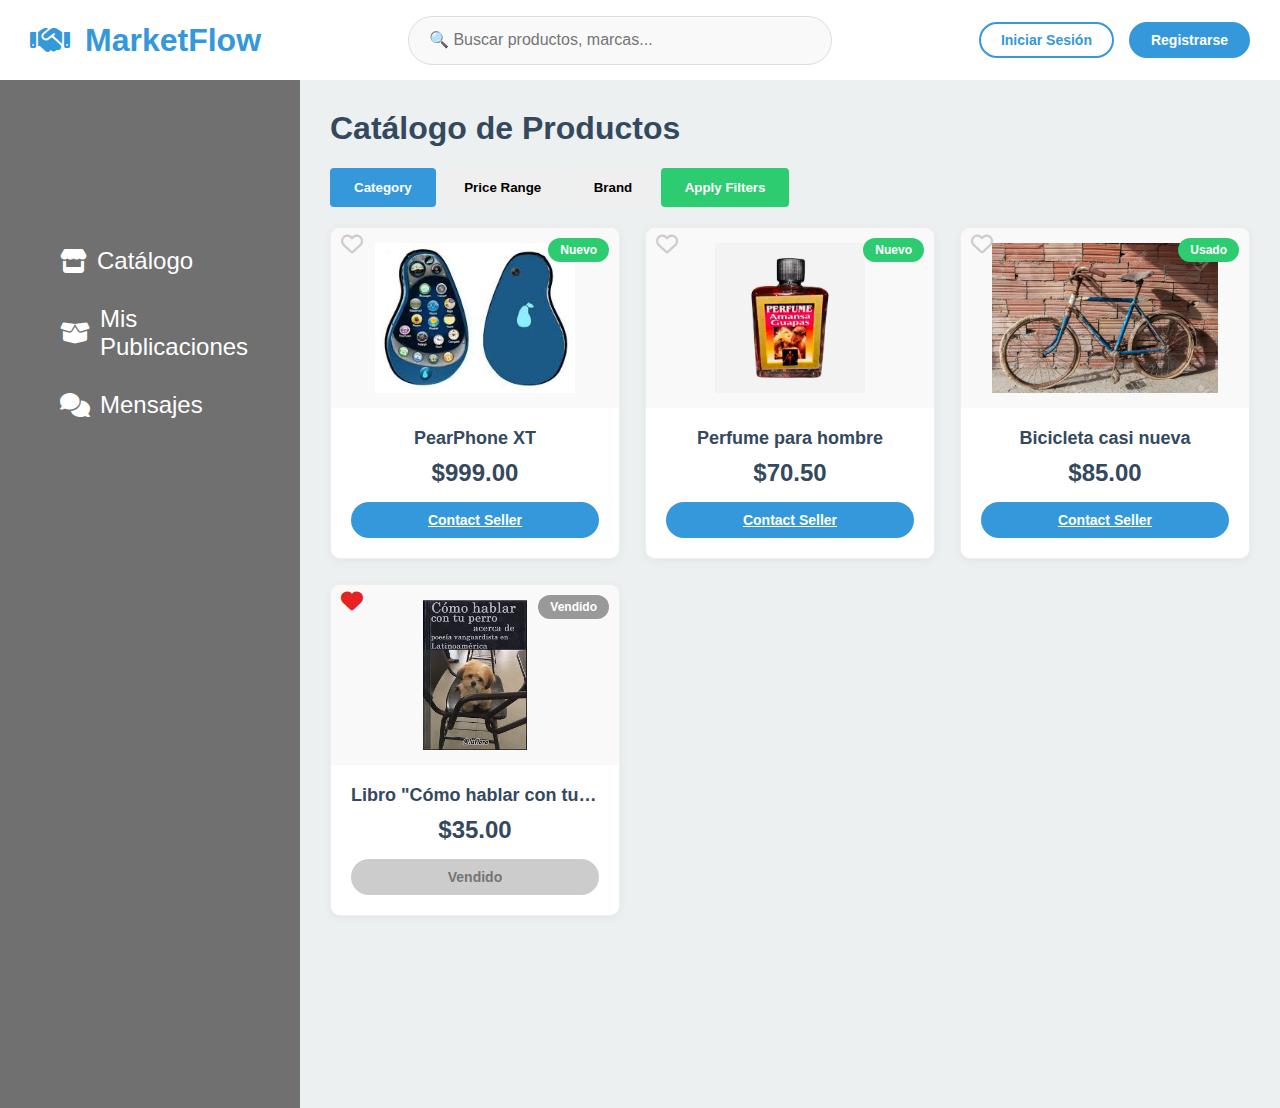
<file: prototipo-marketflow/index.html>
<!DOCTYPE html>
<html lang="es">
<head>
    <meta charset="UTF-8">
    <meta name="viewport" content="width=device-width, initial-scale=1.0">
    <title>Bienvenido a MarketFlow</title>
    <link rel="stylesheet" href="styles2.css">
    <link rel="stylesheet" href="https://cdnjs.cloudflare.com/ajax/libs/font-awesome/6.4.0/css/all.min.css">
</head>
<body>
    <header>
        <div class="cajaLogo">
            <i class="fa-solid fa-handshake fa-2x"></i>
            <h2>MarketFlow</h2>
        </div>
        <div class="cajaBarraBusqueda">
            <input type="text" placeholder="🔍 Buscar productos, marcas...">
        </div>
        
        <div class="cajaLoginRegistro">
            <a href="login.html" class="btn-login">Iniciar Sesión</a>
            <a href="register.html" class="btn-registro">Registrarse</a>
        </div>
    </header>

    <div class="contenedor-principal">
        <aside>
            <ul class="cajaMenuLateral listaSinEstilo">
                <li class="activo"><a href="index.html"><i class="fa-solid fa-store"></i> Catálogo</a></li>
                <li><a href="login.html"><i class="fa-solid fa-box-open"></i> Mis Publicaciones</a></li>
                <li><a href="login.html"><i class="fa-solid fa-comments"></i> Mensajes</a></li>
            </ul>
        </aside>

        <div class="cajaContenidoPrincipal">
            <h1>Catálogo de Productos</h1>
            
            <div class="filtros-container">
                <button class="btn btn-primary btn-pill">Category</button>
                <button class="btn btn-white btn-pill">Price Range</button>
                <button class="btn btn-white btn-pill">Brand</button>
                 <button class="btn btn-secondary btn-pill ml-auto">Apply Filters</button>
            </div>

            <div class="grid-productos">
                <div class="tarjeta-producto">
                    <div class="imagen-container">
                        <img src="imagenes/peraphone.jpg" alt="PearPhone XT">
                        <span class="etiqueta-estado dispo">Nuevo</span>
                         <i class="fa-regular fa-heart icon-fav"></i>
                    </div>
                    <div class="contenido-tarjeta">
                        <h3 class="titulo">PearPhone XT</h3>
                        <p class="precio">$999.00</p>
                        <a href="login.html" class="btn-accion btn-azul btn-block">Contact Seller</a>
                    </div>
                </div>

                <div class="tarjeta-producto">
                    <div class="imagen-container">
                        <img src="imagenes/perfume.jpg" alt="Perfume">
                        <span class="etiqueta-estado dispo">Nuevo</span>
                        <i class="fa-regular fa-heart icon-fav"></i>
                    </div>
                    <div class="contenido-tarjeta">
                        <h3 class="titulo">Perfume para hombre</h3>
                        <p class="precio">$70.50</p>
                        <a href="login.html" class="btn-accion btn-azul btn-block">Contact Seller</a>
                    </div>
                </div>
                
                <div class="tarjeta-producto">
                    <div class="imagen-container">
                        <img src="imagenes/bicicleta.jpg" alt="Bicicleta">
                        <span class="etiqueta-estado dispo">Usado</span>
                        <i class="fa-regular fa-heart icon-fav"></i>
                    </div>
                    <div class="contenido-tarjeta">
                        <h3 class="titulo">Bicicleta casi nueva</h3>
                        <p class="precio">$85.00</p>
                        <a href="login.html" class="btn-accion btn-azul btn-block">Contact Seller</a>
                    </div>
                </div>

                <div class="tarjeta-producto">
                    <div class="imagen-container">
                        <img src="imagenes/libro.jpg" alt="Libro">
                        <span class="etiqueta-estado vendido">Vendido</span>
                         <i class="fa-solid fa-heart icon-fav alerta"></i>
                    </div>
                    <div class="contenido-tarjeta">
                        <h3 class="titulo">Libro "Cómo hablar con tu perro"</h3>
                        <p class="precio">$35.00</p>
                        <button class="btn-accion btn-gris btn-block" disabled>Vendido</button>
                    </div>
                </div>
            </div>
        </div>
    </div>
</body>
</html>
</file>
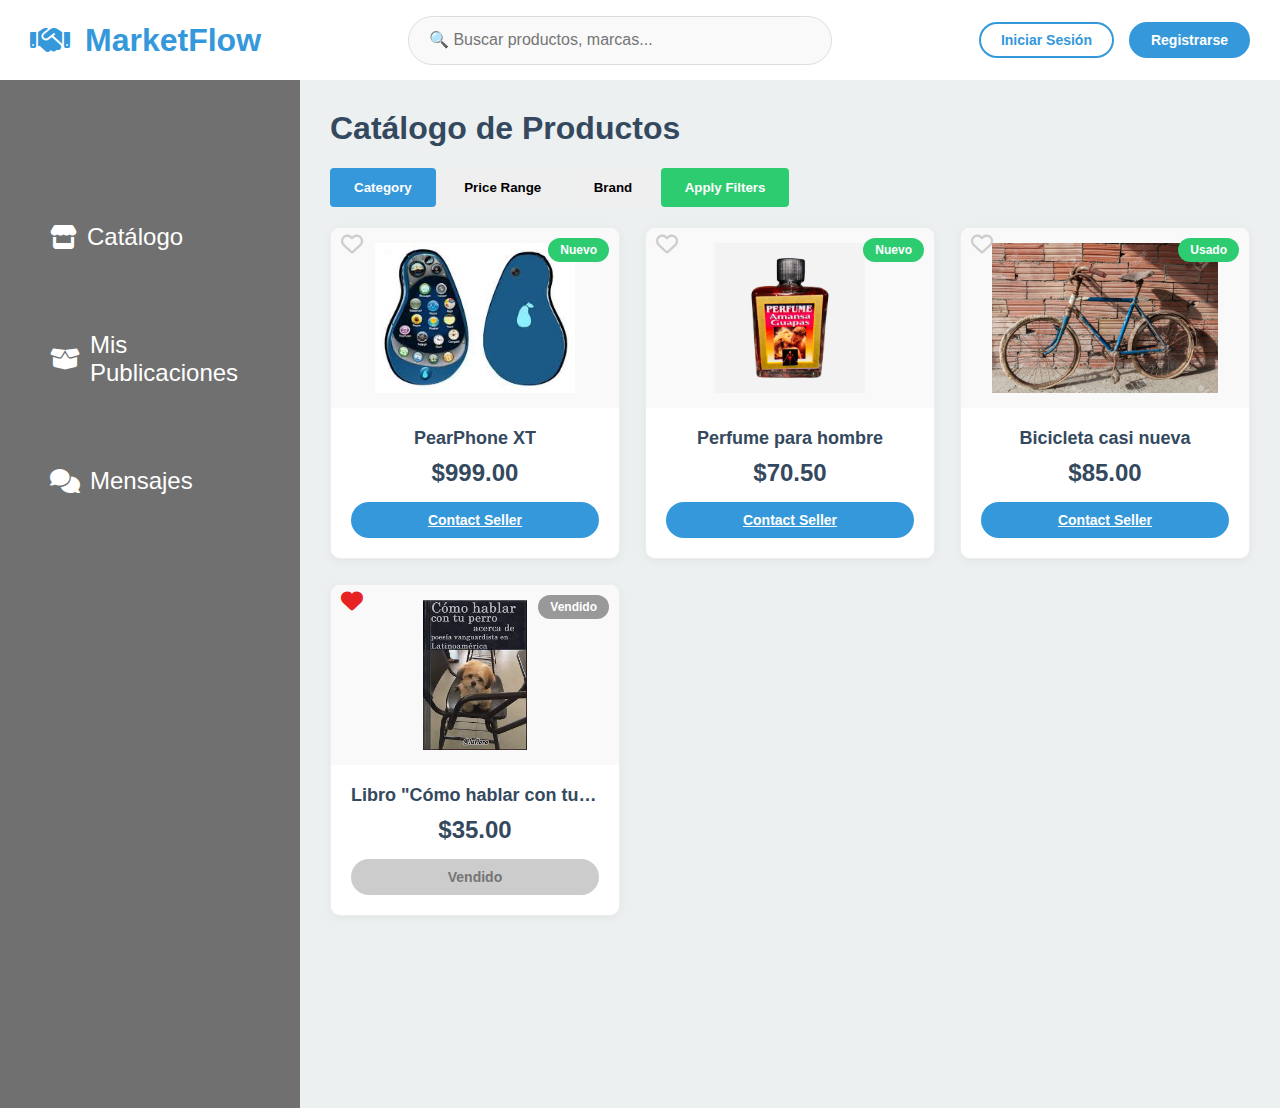
<file: prototipo-marketflow/catalog.html>
<!DOCTYPE html>
<html lang="es">
<head>
    <meta charset="UTF-8">
    <meta name="viewport" content="width=device-width, initial-scale=1.0">
    <title>Bienvenido a MarketFlow</title>
    <link rel="stylesheet" href="styles2.css">
    <link rel="stylesheet" href="https://cdnjs.cloudflare.com/ajax/libs/font-awesome/6.4.0/css/all.min.css">
</head>
<body>
    <header>
        <div class="cajaLogo">
            <i class="fa-solid fa-handshake fa-2x"></i>
            <h2>MarketFlow</h2>
        </div>
        <div class="cajaBarraBusqueda">
            <input type="text" placeholder="🔍 Buscar productos, marcas...">
        </div>
        
        <div class="cajaLoginRegistro">
            <a href="login.html" class="btn-login">Iniciar Sesión</a>
            <a href="register.html" class="btn-registro">Registrarse</a>
        </div>
    </header>

    <div class="contenedor-principal">
<aside>
            <ul class="flexColumnaAside listaSinEstilo">
                <li><a href="catalog.html"><i class="fa-solid fa-store"></i> Catálogo</a></li>
                <li class="activo"><a href="my-products.html"><i class="fa-solid fa-box-open"></i> Mis Publicaciones</a>
                </li>
                <li><a href="chat.html"><i class="fa-solid fa-comments"></i> Mensajes</a></li>
            </ul>
        </aside>

        <div class="cajaContenidoPrincipal">
            <h1>Catálogo de Productos</h1>
            
            <div class="filtros-container">
                <button class="btn btn-primary btn-pill">Category</button>
                <button class="btn btn-white btn-pill">Price Range</button>
                <button class="btn btn-white btn-pill">Brand</button>
                 <button class="btn btn-secondary btn-pill ml-auto">Apply Filters</button>
            </div>

            <div class="grid-productos">
                <div class="tarjeta-producto">
                    <div class="imagen-container">
                        <img src="imagenes/peraphone.jpg" alt="PearPhone XT">
                        <span class="etiqueta-estado dispo">Nuevo</span>
                         <i class="fa-regular fa-heart icon-fav"></i>
                    </div>
                    <div class="contenido-tarjeta">
                        <h3 class="titulo">PearPhone XT</h3>
                        <p class="precio">$999.00</p>
                        <a href="product-detail.html" class="btn-accion btn-azul btn-block">Contact Seller</a>
                    </div>
                </div>

                <div class="tarjeta-producto">
                    <div class="imagen-container">
                        <img src="imagenes/perfume.jpg" alt="Perfume">
                        <span class="etiqueta-estado dispo">Nuevo</span>
                        <i class="fa-regular fa-heart icon-fav"></i>
                    </div>
                    <div class="contenido-tarjeta">
                        <h3 class="titulo">Perfume para hombre</h3>
                        <p class="precio">$70.50</p>
                        <a href="product-detail.html" class="btn-accion btn-azul btn-block">Contact Seller</a>
                    </div>
                </div>
                
                <div class="tarjeta-producto">
                    <div class="imagen-container">
                        <img src="imagenes/bicicleta.jpg" alt="Bicicleta">
                        <span class="etiqueta-estado dispo">Usado</span>
                        <i class="fa-regular fa-heart icon-fav"></i>
                    </div>
                    <div class="contenido-tarjeta">
                        <h3 class="titulo">Bicicleta casi nueva</h3>
                        <p class="precio">$85.00</p>
                        <a href="product-detail.html" class="btn-accion btn-azul btn-block">Contact Seller</a>
                    </div>
                </div>

                <div class="tarjeta-producto">
                    <div class="imagen-container">
                        <img src="imagenes/libro.jpg" alt="Libro">
                        <span class="etiqueta-estado vendido">Vendido</span>
                         <i class="fa-solid fa-heart icon-fav alerta"></i>
                    </div>
                    <div class="contenido-tarjeta">
                        <h3 class="titulo">Libro "Cómo hablar con tu perro"</h3>
                        <p class="precio">$35.00</p>
                        <button class="btn-accion btn-gris btn-block" disabled>Vendido</button>
                    </div>
                </div>
            </div>
        </div>
    </div>
</body>
</html>
</file>
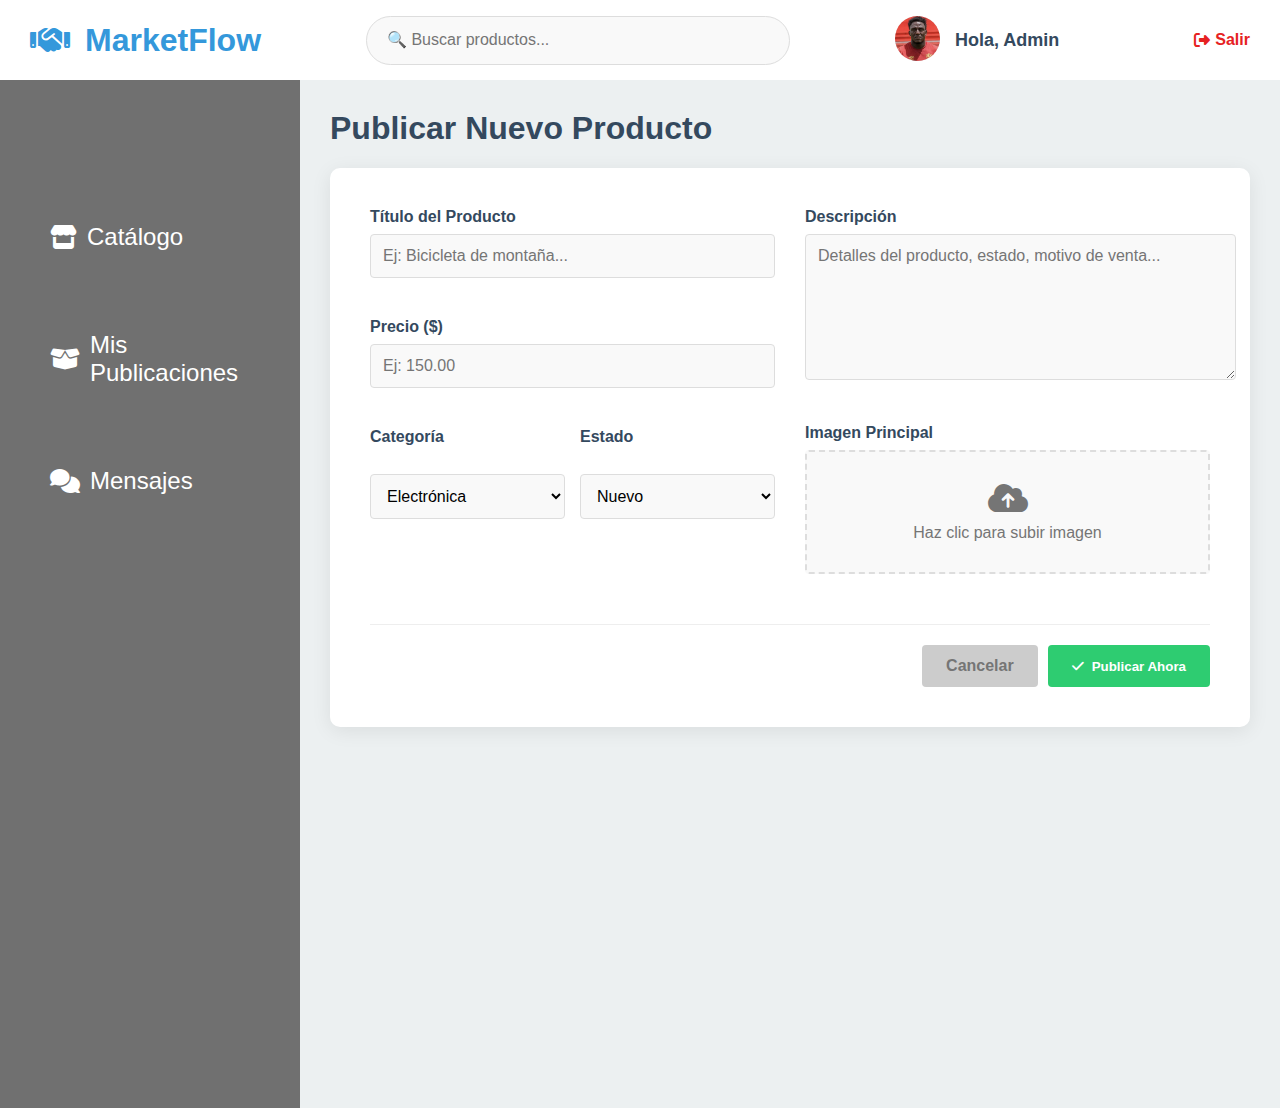
<file: prototipo-marketflow/create-product.html>
<!DOCTYPE html>
<html lang="es">

<head>
    <meta charset="UTF-8">
    <meta name="viewport" content="width=device-width, initial-scale=1.0">
    <title>Crear Producto - MarketFlow</title>
    <link rel="stylesheet" href="styles2.css">
    <link rel="stylesheet" href="https://cdnjs.cloudflare.com/ajax/libs/font-awesome/6.4.0/css/all.min.css">
</head>

<body>

    <div id="alerta-futuro" class="alerta-futuro">
        <i class="fa-solid fa-rocket"></i> Esta funcionalidad será implementada en el futuro.
    </div>

    <header>
        <div class="cajaLogo">
            <i class="fa-solid fa-handshake fa-2x"></i>
            <h2>MarketFlow</h2>
        </div>
        <div class="cajaBarraBusqueda"><input type="text" placeholder="🔍 Buscar productos..."></div>
        <div class="cajaPerfil">
            <ul>
                <li><img src="imagenes/fotoAdmin.png" alt="Usuario"></li>
                <li>
                    <h3>Hola, Admin</h3>
                </li>
            </ul>
        </div>
        <a href="login.html" class="btn-logout"><i class="fa-solid fa-right-from-bracket"></i> Salir</a>
    </header>

    <div class="contenedor-principal">
        <aside>
            <ul class="flexColumnaAside listaSinEstilo">
                <li><a href="catalog.html"><i class="fa-solid fa-store"></i> Catálogo</a></li>
                <li><a href="my-products.html"><i class="fa-solid fa-box-open"></i> Mis Publicaciones</a>
                </li>
                <li><a href="chat.html"><i class="fa-solid fa-comments"></i> Mensajes</a></li>
            </ul>
        </aside>

        <div class="cajaContenidoPrincipal">
            <h1 class="titulo-pagina">Publicar Nuevo Producto</h1>

            <div class="form-container-largo">
                <form>
                    <div class="form-flex-row">
                        <div class="form-col">
                            <div class="form-group">
                                <label>Título del Producto</label>
                                <input type="text" placeholder="Ej: Bicicleta de montaña...">
                            </div>
                            <div class="form-group">
                                <label>Precio ($)</label>
                                <input type="number" placeholder="Ej: 150.00">
                            </div>
                            <div class="form-flex-row gap-small">
                                <div class="form-group form-col">
                                    <label>Categoría</label>
                                    <select>
                                        <option>Electrónica</option>
                                        <option>Hogar</option>
                                        <option>Deportes</option>
                                    </select>
                                </div>
                                <div class="form-group form-col">
                                    <label>Estado</label>
                                    <select>
                                        <option>Nuevo</option>
                                        <option>Usado</option>
                                    </select>
                                </div>
                            </div>
                        </div>

                        <div class="form-col">
                            <div class="form-group">
                                <label>Descripción</label>
                                <textarea placeholder="Detalles del producto, estado, motivo de venta..."></textarea>
                            </div>
                            <div class="form-group">
                                <label>Imagen Principal</label>
                                <div class="upload-box">
                                    <i class="fa-solid fa-cloud-arrow-up fa-2x"></i>
                                    <span>Haz clic para subir imagen</span>
                                </div>
                            </div>
                        </div>
                    </div>

                    <div class="form-footer">
                        <a href="my-products.html" class="btn btn-gris">Cancelar</a>
                        <button type="button" onclick="mostrarAlerta()" class="btn btn-secondary"><i
                                class="fa-solid fa-check"></i> Publicar Ahora</button>
                    </div>
                </form>
            </div>
        </div>
    </div>

    <script>
        function mostrarAlerta() {
            const alerta = document.getElementById('alerta-futuro');
            alerta.style.display = 'flex'; // Usamos flex para alinear icono y texto
            setTimeout(() => { alerta.style.display = 'none'; }, 3000);
        }
    </script>
</body>

</html>
</file>
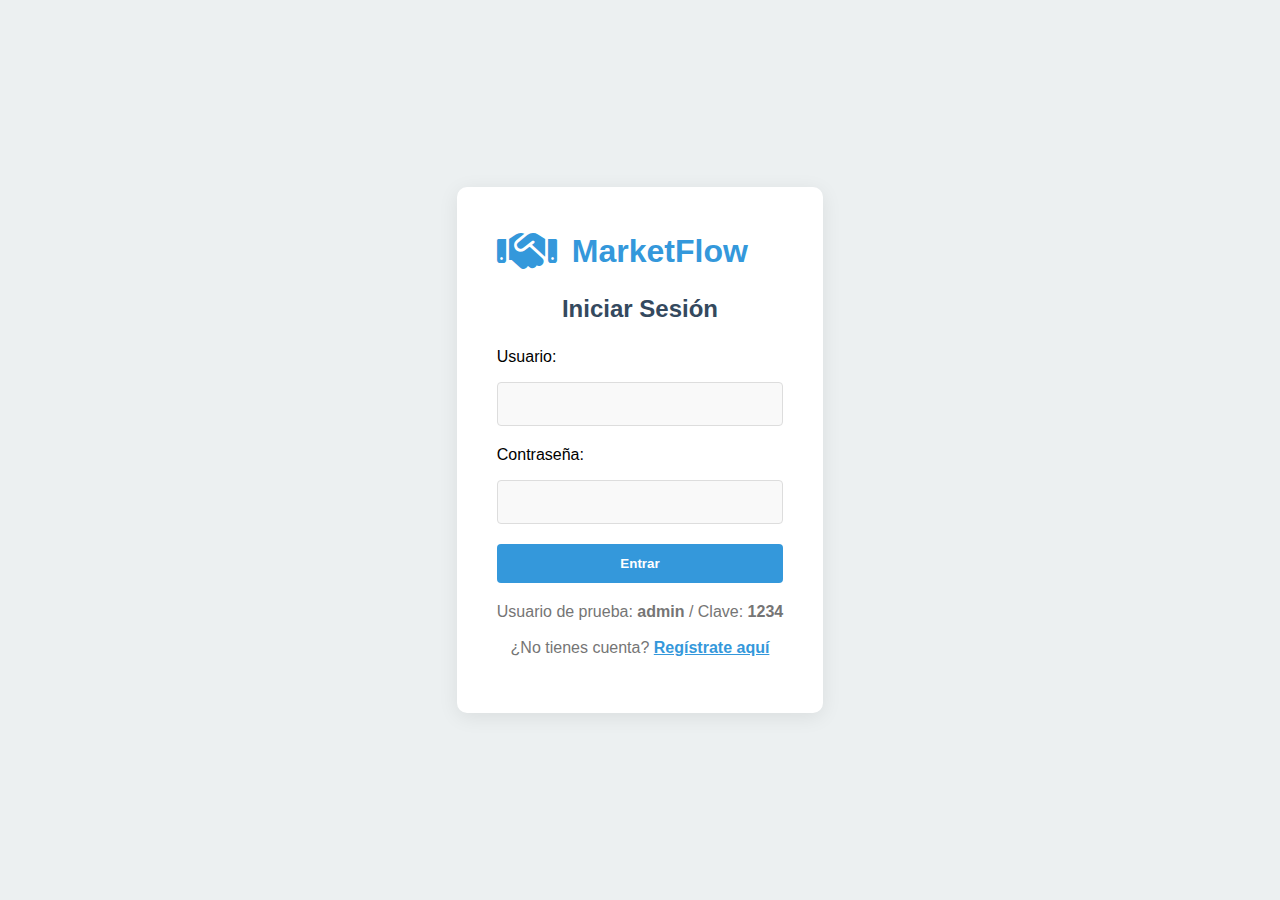
<file: prototipo-marketflow/login.html>
<!DOCTYPE html>
<html lang="es">
<head>
    <meta charset="UTF-8">
    <meta name="viewport" content="width=device-width, initial-scale=1.0">
    <title>Iniciar Sesión MarketFlow</title>
    <link rel="stylesheet" href="styles2.css">
    <link rel="stylesheet" href="https://cdnjs.cloudflare.com/ajax/libs/font-awesome/6.4.0/css/all.min.css">
</head>
<body>
    <div class="form-container">
        <div class="cajaLogo">
            <i class="fa-solid fa-handshake fa-3x"></i>
            <h2>MarketFlow</h2>
        </div>
        <h2 id="form-container-estilo">Iniciar Sesión</h2>

        <form action="catalog.html">
            <div class="form-group">
                <p>Usuario: </p>
                <input type="admin" required>
            </div>
            <div class="form-group">
                <p>Contraseña: </p>
                <input type="password" required>
            </div>
            <button type="submit" class="btnLogin btn-primaryLogin">Entrar</button>
        </form>

        <p id="datos">
            Usuario de prueba: <b>admin</b> / Clave: <b>1234</b><br><br>
            ¿No tienes cuenta? <a href="register.html" id="datos-estilo">Regístrate aquí</a>
        </p>
    </div>

</body>
</html>
</file>
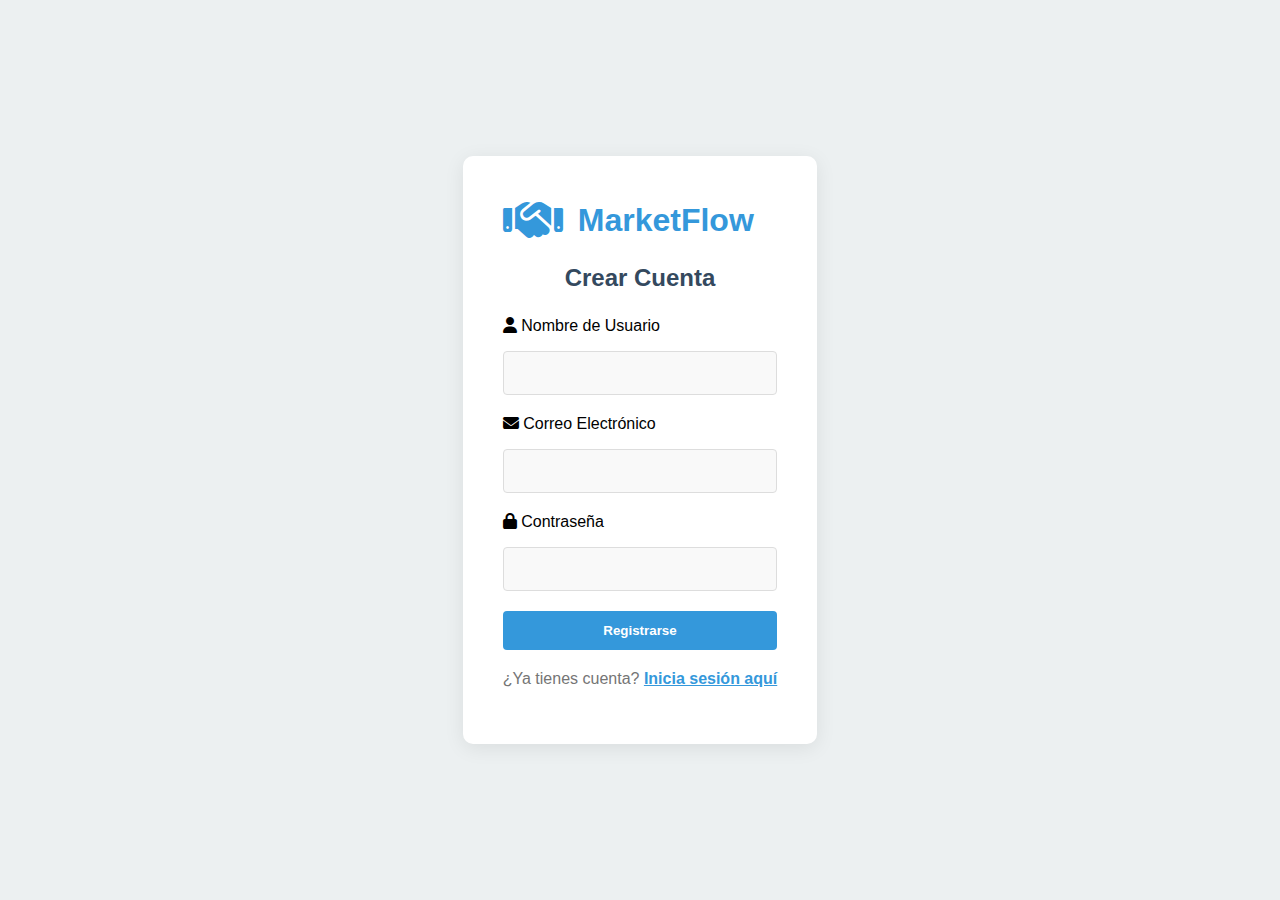
<file: prototipo-marketflow/register.html>
<!DOCTYPE html>
<html lang="es">
<head>
    <meta charset="UTF-8">
    <meta name="viewport" content="width=device-width, initial-scale=1.0">
    <title>Registro MarketFlow</title>
    <link rel="stylesheet" href="styles2.css">
    <link rel="stylesheet" href="https://cdnjs.cloudflare.com/ajax/libs/font-awesome/6.4.0/css/all.min.css">
</head>
<body>

    <div class="form-container">
        <div class="cajaLogo">
            <i class="fa-solid fa-handshake fa-3x"></i>
            <h2>MarketFlow</h2>
        </div>
        <h2 id="form-container-estilo">Crear Cuenta</h2>
        
        <form action="login.html">
            <div class="form-group">
                <p><i class="fa-solid fa-user"></i> Nombre de Usuario</p>
                <input type="text" required>
            </div>
            <div class="form-group">
                <p><i class="fa-solid fa-envelope"></i> Correo Electrónico</p>
                <input type="email" required>
            </div>
            <div class="form-group">
                <p><i class="fa-solid fa-lock"></i> Contraseña</p>
                <input type="password" required>
            </div>
            <button type="submit" class="btnLogin btn-primaryLogin">Registrarse</button>
        </form>

        <p id="datos">
            ¿Ya tienes cuenta? <a href="login.html" id="datos-estilo">Inicia sesión aquí</a>
        </p>
    </div>

</body>
</html>
</file>
<file: prototipo-marketflow/styles2.css>
/* =========================================
   1. VARIABLES GLOBALES
========================================= */
:root {
   --color-principal: #3498DB;
   --color-secundario: #2ECC71;
   --color-acento: #E67E22;
   --color-alerta: #e62222;
   --color-fondo-claro: #ECF0F1;
   --color-fondo-base: #FFFFFF;
   --color-fondo-oscuro: #707070;
   --color-texto-oscuro: #34495E;
   --color-texto-secundario: #757575;
   --color-texto-claro: #FFFFFF;
   --tipografia-principal: 'Roboto', sans-serif;
   --tipografia-mediana: 24px;
   --tipografia-grande: 32px;
   --borde-radio-small: 4px;
   --borde-radio-medium: 10px;
   --borde-radio-circle: 50%;
}

/* =========================================
   2. LAYOUT GENERAL
========================================= */
body {
   margin: 0;
   font-family: var(--tipografia-principal);
   min-height: 100vh;
   display: flex;
   flex-direction: column;
   background-color: var(--color-fondo-claro);
}

.contenedor-principal {
   display: flex;
}

.cajaContenidoPrincipal {
   flex: 1;
   padding: 30px;
   background-color: var(--color-fondo-claro);
}

/* =========================================
   3. HEADER
========================================= */
header {
   background-color: var(--color-fondo-base);
   display: flex;
   justify-content: space-between;
   align-items: center;
   height: 80px;
   padding: 0 30px;
}

/* ----- Logo ----- */
.cajaLogo {
   display: flex;
   align-items: center;
   gap: 15px;
   color: var(--color-principal);
}

.cajaLogo h2 {
   margin: 0;
   font-size: var(--tipografia-grande);
   color: var(--color-principal);
   font-weight: bold;
}

/* ----- Barra de búsqueda ----- */
.cajaBarraBusqueda input {
   color: var(--color-texto-oscuro);
   width: 400px;
   height: 45px;
   border: 1px solid #ddd;
   border-radius: 25px;
   padding-left: 20px;
   font-size: 16px;
   background: #f9f9f9;
}

/* ----- Perfil ----- */
.cajaPerfil ul {
   display: flex;
   align-items: center;
   gap: 15px;
   list-style: none;
   margin: 0;
   padding: 0;
}

.cajaPerfil img {
   width: 45px;
   height: 45px;
   border-radius: var(--borde-radio-circle);
   background: #ddd;
}

.cajaPerfil h3 {
   font-size: 18px;
   margin: 0;
   color: var(--color-texto-oscuro);
}

/* ----- Botón salir ----- */
.btn-logout {
   text-decoration: none;
   color: var(--color-alerta);
   font-weight: bold;
   margin-left: 30px;
   display: flex;
   align-items: center;
   gap: 5px;
}

/* =========================================
   4. ASIDE / SIDEBAR
========================================= */
aside {
   background-color: var(--color-fondo-oscuro);
   color: var(--color-texto-claro);
   height: auto;
   min-height: 100vh;
   width: 300px;
   font-size: var(--tipografia-mediana);
   display: flex;
   flex-direction: column;
   align-items: center;
   padding-top: 10%;
}

.flexColumnaAside {
   padding: 0;
   margin: 0;
   display: flex;
   flex-direction: column;
   gap: 50px;
   width: 80%;
}

aside a {
   text-decoration: none;
   color: var(--color-texto-claro);
   display: flex;
   align-items: center;
   gap: 10px;
   padding: 15px 20px;
   transition: background 0.3s;
   border-radius: var(--borde-radio-small);
}

aside a:hover {
   background-color: rgba(255, 255, 255, 0.1);
}

/* Caja de filtros */

.caja-filtro {
   position: relative;
   display: inline-block;
   margin-right: 10px;
}
.select-boton {
   appearance: none;
   -webkit-appearance: none;
   -moz-appearance: none;
   padding: 12px 30px;
   border: none;
   border-radius: var(--borde-radio-small);
   font-weight: bold;
   cursor: pointer;
   text-decoration: none;
   display: inline-flex;
   align-items: center;
   gap: 8px;
   transition: background 0.3s;
}
.estilo-azul {
   background-color: var(--color-principal);
   color: white;
   border: none;
}

.icono-flecha {
   position: absolute;
   right: 15px;
   top: 50%;
   transform: translateY(-50%);
   font-size: 12px;
   pointer-events: none; 
   color: #666;
}

/* =========================================
   5. ELEMENTOS GENERALES Y UTILIDADES
========================================= */
.flexColumna {
   padding: 0;
   margin: 0;
   display: flex;
   flex-direction: column;
   gap: 20px;
   width: 80%;
}

.listaSinEstilo {
   list-style: none;
}

h1 {
   color: var(--color-texto-oscuro);
   margin-top: 0;
}

.cajaMisPublicaciones {
   display: flex;
   justify-content: space-between;
}

hr {
   border: 0;
   border-top: 1px solid #ddd;
   margin: 20px 0;
}

/* ----- Botones globales ----- */
.btn {
   padding: 12px 24px;
   border: none;
   border-radius: var(--borde-radio-small);
   font-weight: bold;
   cursor: pointer;
   text-decoration: none;
   display: inline-flex;
   align-items: center;
   gap: 8px;
   transition: background 0.3s;
}

.btn-primary {
   background-color: var(--color-principal);
   color: white;
}

.btn-primary:hover {
   background-color: #2980b9;
}

.btn-secondary {
   background-color: var(--color-secundario);
   color: white;
}

.btn-secondary:hover {
   background-color: #27ae60;
}

/* =========================================
   6. ALERTA FUNCIÓN A FUTURO
========================================= */
.alerta-futuro {
   display: none;
   position: fixed;
   top: 20px;
   left: 50%;
   transform: translateX(-50%);
   background-color: var(--color-acento);
   color: white;
   padding: 15px 30px;
   border-radius: 50px;
   font-weight: bold;
   box-shadow: 0 4px 15px rgba(0, 0, 0, 0.2);
   z-index: 1000;
   animation: slideDown 0.5s ease-out;
}

@keyframes slideDown {
   from {
      top: -50px;
      opacity: 0;
   }

   to {
      top: 20px;
      opacity: 1;
   }
}

/* =========================================
   7. PANEL: MIS PUBLICACIONES
========================================= */

/* ----- Grid de productos ----- */
.grid-productos {
   display: grid;
   grid-template-columns: repeat(auto-fill, minmax(250px, 1fr));
   gap: 25px;
   padding: 20px 0;
}

/* ----- Tarjeta ----- */
.tarjeta-producto {
   background: var(--color-fondo-base);
   border-radius: var(--borde-radio-medium);
   box-shadow: 0 2px 10px rgba(0, 0, 0, 0.05);
   overflow: hidden;
   border: 1px solid #eee;
   transition: transform 0.3s ease, box-shadow 0.3s ease;
   display: flex;
   flex-direction: column;
}

.tarjeta-producto:hover {
   transform: translateY(-5px);
   box-shadow: 0 8px 20px rgba(0, 0, 0, 0.12);
}

/* ----- Imagen ----- */
.imagen-container {
   height: 180px;
   background: #f9f9f9;
   display: flex;
   align-items: center;
   justify-content: center;
   overflow: hidden;
}

.imagen-container img {
   height: 150px;
   object-fit: cover;
}

/* ----- Contenido ----- */
.contenido-tarjeta {
   padding: 20px;
   flex-grow: 1;
   display: flex;
   flex-direction: column;
}

.titulo {
   margin: 0 0 10px 0;
   font-size: 18px;
   color: var(--color-texto-oscuro);
   white-space: nowrap;
   overflow: hidden;
   text-overflow: ellipsis;
}

.precio {
   font-size: 24px;
   font-weight: bold;
   color: var(--color-principal);
   margin: 0 0 20px 0;
}

/* ----- Botones de acción ----- */
.btnsProducto {
   display: flex;
   gap: 10px;
}

.btn-accion {
   border: none;
   border-radius: 25px;
   padding: 10px;
   font-weight: bold;
   color: white;
   cursor: pointer;
   transition: background-color 0.3s ease;
   display: flex;
   align-items: center;
   justify-content: center;
   gap: 8px;
   font-size: 14px;
}

.btn-azul {
   background-color: var(--color-principal);
}

.btn-rojo {
   background-color: var(--color-alerta);
}

.btn-azul:hover {
   background-color: #2980b9;
}

.btn-rojo:hover {
   background-color: #b92929;
}

/* =========================================
   8. PANEL: DETALLE DE PRODUCTO
========================================= */

/* ----- Botón volver ----- */
.btn-volver {
   text-decoration: none;
   color: var(--color-texto-secundario);
   display: inline-flex;
   align-items: center;
   gap: 5px;
   margin-bottom: 20px;
   font-weight: bold;
}

/* ----- Contenedor ----- */
.detalle-flex {
   display: flex;
   gap: 40px;
   background: white;
   padding: 40px;
   border-radius: var(--borde-radio-medium);
   box-shadow: 0 2px 15px rgba(0, 0, 0, 0.05);
}

/* ----- Imagen ----- */
.detalle-imagen {
   flex: 1;
   display: flex;
   align-items: center;
   justify-content: center;
   background: #f9f9f9;
   border-radius: var(--borde-radio-medium);
   padding: 20px;
}

.detalle-imagen img {
   max-width: 100%;
   max-height: 400px;
   object-fit: contain;
}

/* ----- Información ----- */
.detalle-info {
   flex: 1;
   display: flex;
   flex-direction: column;
   gap: 20px;
}

.detalle-header {
   display: flex;
   justify-content: space-between;
   align-items: flex-start;
}

.detalle-titulo {
   font-size: 32px;
   margin: 0;
   color: var(--color-texto-oscuro);
}

.btn-favorito {
   color: #ccc;
   cursor: pointer;
   transition: color 0.3s;
}

.btn-favorito:hover {
   color: var(--color-alerta);
}

/* Precio */
.detalle-precio {
   font-size: 36px;
   color: var(--color-principal);
   font-weight: bold;
   margin: 0;
}

/* Metadatos */
.detalle-meta {
   display: flex;
   gap: 20px;
   color: var(--color-texto-secundario);
   font-size: 14px;
}

/* Descripción */
.detalle-descripcion h3 {
   margin-bottom: 10px;
}

.detalle-descripcion p {
   line-height: 1.6;
   color: var(--color-texto-oscuro);
}

/* Vendedor */
.vendedor-info {
   display: flex;
   align-items: center;
   gap: 15px;
   margin-top: auto;
   padding-top: 20px;
   border-top: 1px solid #eee;
}

.vendedor-avatar {
   width: 60px;
   height: 60px;
   border-radius: 50%;
   background: #ddd;
}

.vendedor-datos h4 {
   margin: 0;
}

.vendedor-datos small {
   color: var(--color-texto-secundario);
}

.icono-estrella {
   color: gold;
}

.btn-contactar {
   margin-left: auto;
}

/* =========================================
   9. PANEL: CREAR PRODUCTO
========================================= */

.form-container-largo {
   background: var(--color-fondo-base);
   padding: 40px;
   border-radius: var(--borde-radio-medium);
   box-shadow: 0 4px 20px rgba(0, 0, 0, 0.08);
   max-width: 900px;
   margin: 0;
}

.form-flex-row {
   display: flex;
   gap: 30px;
   margin-bottom: 30px;
}

.form-col {
   flex: 1;
   display: flex;
   flex-direction: column;
   gap: 20px;
}

.gap-small {
   gap: 15px;
}

.form-group label {
   display: block;
   margin-bottom: 8px;
   font-weight: bold;
   color: var(--color-texto-oscuro);
}

.form-group input,
.form-group select,
.form-group textarea {
   width: 100%;
   padding: 12px;
   border: 1px solid #ddd;
   border-radius: var(--borde-radio-small);
   font-family: var(--tipografia-principal);
   font-size: 16px;
   background: #f9f9f9;
   transition: border-color 0.3s;
}

.form-group input:focus,
.form-group select:focus,
.form-group textarea:focus {
   border-color: var(--color-principal);
   outline: none;
}

.form-group textarea {
   resize: vertical;
   height: 120px;
}

/* ----- Subida de imagen ----- */
.upload-box {
   height: 120px;
   background: #f9f9f9;
   border: 2px dashed #ddd;
   display: flex;
   align-items: center;
   justify-content: center;
   color: var(--color-texto-secundario);
   border-radius: var(--borde-radio-small);
   cursor: pointer;
   flex-direction: column;
   transition: all 0.3s;
}

.upload-box:hover {
   border-color: var(--color-principal);
   color: var(--color-principal);
   background: #f0f8ff;
}

.upload-box span {
   margin-top: 10px;
}

/* ----- Footer ----- */
.form-footer {
   text-align: right;
   margin-top: 20px;
   border-top: 1px solid #eee;
   padding-top: 20px;
   display: flex;
   justify-content: flex-end;
   gap: 10px;
}

.btn-gris {
   background-color: #eee;
   color: var(--color-texto-secundario);
}

.btn-gris:hover {
   background-color: #ddd;
}

/* =========================================
   9. PANEL: Catalogo
========================================= */
.cajaLoginRegistro {
   display: flex;
   gap: 15px;
   align-items: center;
}

.cajaLoginRegistro a {
   text-decoration: none;
   font-weight: bold;
   padding: 8px 20px;
   border-radius: 25px;
   font-size: 14px;
   transition: all 0.3s ease;
}

.btn-login {
   background-color: transparent;
   border: 2px solid var(--color-principal);
   color: var(--color-principal);
}

.btn-login:hover {
   background-color: #eaf6ff;
}

.btn-registro {
   background-color: var(--color-principal);
   border: 2px solid var(--color-principal);
   color: white;
}

.btn-registro:hover {
   background-color: #217dbb;
   border-color: #217dbb;
}

.etiqueta-estado {
   position: absolute;
   top: 10px;
   right: 10px;
   padding: 5px 12px;
   border-radius: 20px;
   font-size: 12px;
   color: white;
   font-weight: bold;
}

.dispo {
   background-color: var(--color-secundario);
}

.vendido {
   background-color: #999;
}

.icon-fav {
   position: absolute;
   top: 5px;
   left: 10px;
   font-size: 22px;
   color: #ccc;
   cursor: pointer;
   z-index: 10;
   transition: color 0.3s;
}

.icon-fav:hover {
   color: var(--color-alerta);
}

.icon-fav.alerta {
   color: var(--color-alerta);
}

.contenido-tarjeta {
   padding: 20px;
   text-align: center;
}

.precio {
   font-size: 24px;
   font-weight: bold;
   color: var(--color-texto-oscuro);
   margin: 0 0 15px;
}



.btn-gris {
   background: #ccc;
   cursor: not-allowed;
}

.imagen-container {
   position: relative;
}

/* =========================================
   10. PANEL: Mensajes
========================================= */
/* Chat */
.chat-container {
   display: flex;
   height: 600px;
   background: white;
   border-radius: var(--borde-radio-medium);
   overflow: hidden;
   box-shadow: 0 2px 10px rgba(0, 0, 0, 0.05);
   border: 1px solid #eee;
}

.chat-sidebar {
   width: 320px;
   border-right: 1px solid #eee;
   overflow-y: auto;
   background: #fcfcfc;
}

.chat-item {
   padding: 15px 20px;
   border-bottom: 1px solid #eee;
   cursor: pointer;
   transition: background 0.2s;
   display: flex;
   align-items: center;
   gap: 15px;
}

.chat-item:hover,
.chat-item.activo {
   background: #f0f2f5;
}

.chat-avatar {
   width: 40px;
   height: 40px;
   border-radius: 50%;
   background: #ddd;
}

.chat-main {
   flex: 1;
   display: flex;
   flex-direction: column;
}

.chat-header {
   padding: 15px 20px;
   border-bottom: 1px solid #eee;
   font-weight: bold;
   background: white;
   display: flex;
   align-items: center;
   gap: 10px;
}

.chat-messages {
   flex: 1;
   padding: 20px;
   overflow-y: auto;
   display: flex;
   flex-direction: column;
   gap: 10px;
   background: #e5ddd5;
}

.message {
   max-width: 70%;
   padding: 10px 14px;
   border-radius: 18px;
   position: relative;
   font-size: 15px;
   line-height: 1.4;
}

.message.recibido {
   align-self: flex-start;
   background: white;
   border-bottom-left-radius: 4px;
}

.message.enviado {
   align-self: flex-end;
   background: #dcf8c6;
   border-bottom-right-radius: 4px;
}

.message-time {
   font-size: 11px;
   text-align: right;
   margin-top: 4px;
   opacity: 0.6;
}

.chat-input-area {
   padding: 10px;
   border-top: 1px solid #eee;
   display: flex;
   gap: 10px;
   background: #f0f2f5;
   align-items: center;
}

.chat-input-area textarea {
   flex: 1;
   padding: 12px;
   border: none;
   border-radius: 20px;
   resize: none;
   background: white;
   height: 20px;
}


/* Alertas de "Función a Futuro" */
.alerta-futuro {
   display: none;
   /* Oculto por defecto */
   position: fixed;
   top: 20px;
   left: 50%;
   transform: translateX(-50%);
   background-color: var(--color-acento);
   color: white;
   padding: 15px 30px;
   border-radius: 50px;
   font-weight: bold;
}

.cajaSalir {
   display: flex;
   align-items: center;
}

.chats {
   padding: 15px;
   font-weight: bold;
   font-size: 18px;
   border-bottom: 1px solid #eee;
   background: white;
}

.chat-container {
   height: 100%;
   border: none;
   border-radius: 0;
}

.letras-Chat-activo {
   display: block;
   white-space: nowrap;
   overflow: hidden;
   text-overflow: ellipsis;
   width: 180px;
}

.letras-Chat {
   display: block;
}

.chat-avatar {
   width: 35px;
   height: 35px;
}

.letras-Chat-Linea {
   color: var(--color-secundario);
   font-weight: normal;
}

.fa-solid fa-ellipsis-vertical {
   margin-left: auto;
   color: #999;
   cursor: pointer;
}

.chat-mensajes-fecha {

   background: #e1e1e1;
   padding: 5px 10px;
   border-radius: 10px;
}

.chat-mensajes-fecha small {
   background: #e1e1e1;
   padding: 5px 10px;
   border-radius: 10px;
}



.hand-shake {
   color: var(--color-principal);
}

.ellipsis-vertical {
   margin-left: auto;
   color: #999;
   cursor: pointer;
}

.cara-sonriente {
   color: #999;
   font-size: 20px;
   cursor: pointer;
}

.clip-papel {
   color: #999;
   font-size: 20px;
   cursor: pointer;
}

.avion-papel {
   color: #999;
}

/* Login */

.btnLogin {
   padding: 12px 24px;
   border: none;
   border-radius: var(--borde-radio-small);
   font-weight: bold;
   cursor: pointer;
   text-decoration: none;
   display: inline-flex;
   align-items: center;
   gap: 8px;
   transition: background 0.3s;
}

.btn-primaryLogin {
   background-color: var(--color-principal);
   color: white;
   width: 100%;
   justify-content: center;
}

.form-container {
   background: var(--color-fondo-base);
   padding: 40px;
   border-radius: var(--borde-radio-medium);
   box-shadow: 0 4px 20px rgba(0, 0, 0, 0.08);
   max-width: 450px;
   margin: auto;
}

#form-container-estilo {
   text-align: center;
   color: var(--color-texto-oscuro);
   margin-bottom: 25px;
}

.form-group {
   margin-bottom: 20px;
}

.form-group input {
   width: 100%;
   padding: 12px;
   border: 1px solid #ddd;
   border-radius: var(--borde-radio-small);
   box-sizing: border-box;
   font-family: var(--tipografia-principal);
   font-size: 16px;
   background: #f9f9f9;
}

#datos-nueva-cuenta {
   text-align: center;
   margin-top: 20px;
   color: var(--color-texto-secundario);
}

#registar {
   color: var(--color-principal);
   font-weight: bold;
}



.form-container {
   background: var(--color-fondo-base);
   padding: 40px;
   border-radius: var(--borde-radio-medium);
   box-shadow: 0 4px 20px rgba(0, 0, 0, 0.08);
   max-width: 450px;
   margin: auto;
}

#form-container-estilo {
   text-align: center;
   color: var(--color-texto-oscuro);
   margin-bottom: 25px;
}

.form-group {
   margin-bottom: 20px;
}

.form-group input {
   width: 100%;
   padding: 12px;
   border: 1px solid #ddd;
   border-radius: var(--borde-radio-small);
   box-sizing: border-box;
   font-family: var(--tipografia-principal);
   font-size: 16px;
   background: #f9f9f9;
}

#datos {
   text-align: center;
   margin-top: 20px;
   color: var(--color-texto-secundario);
}

#registrar {
   color: var(--color-principal);
   font-weight: bold;
}

#datos-estilo {
   color: var(--color-principal);
   font-weight: bold;
}
</file>
